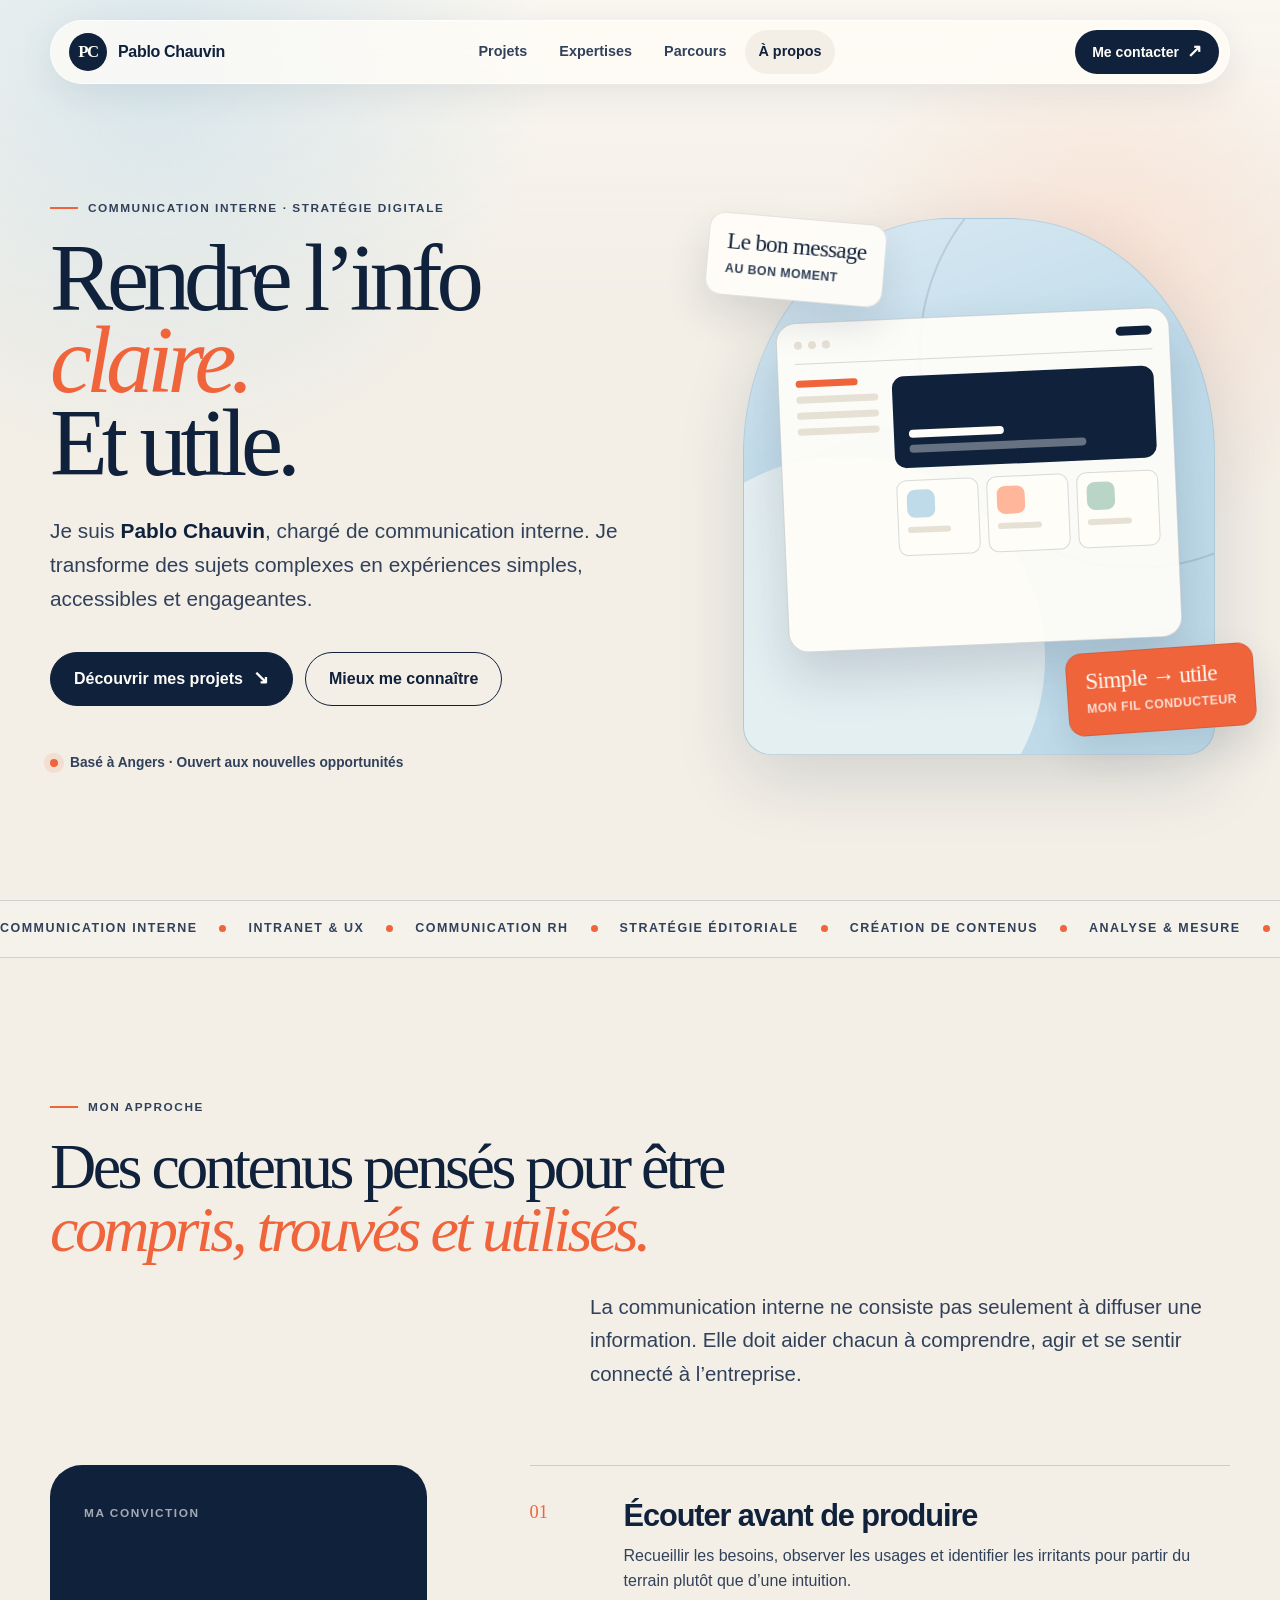
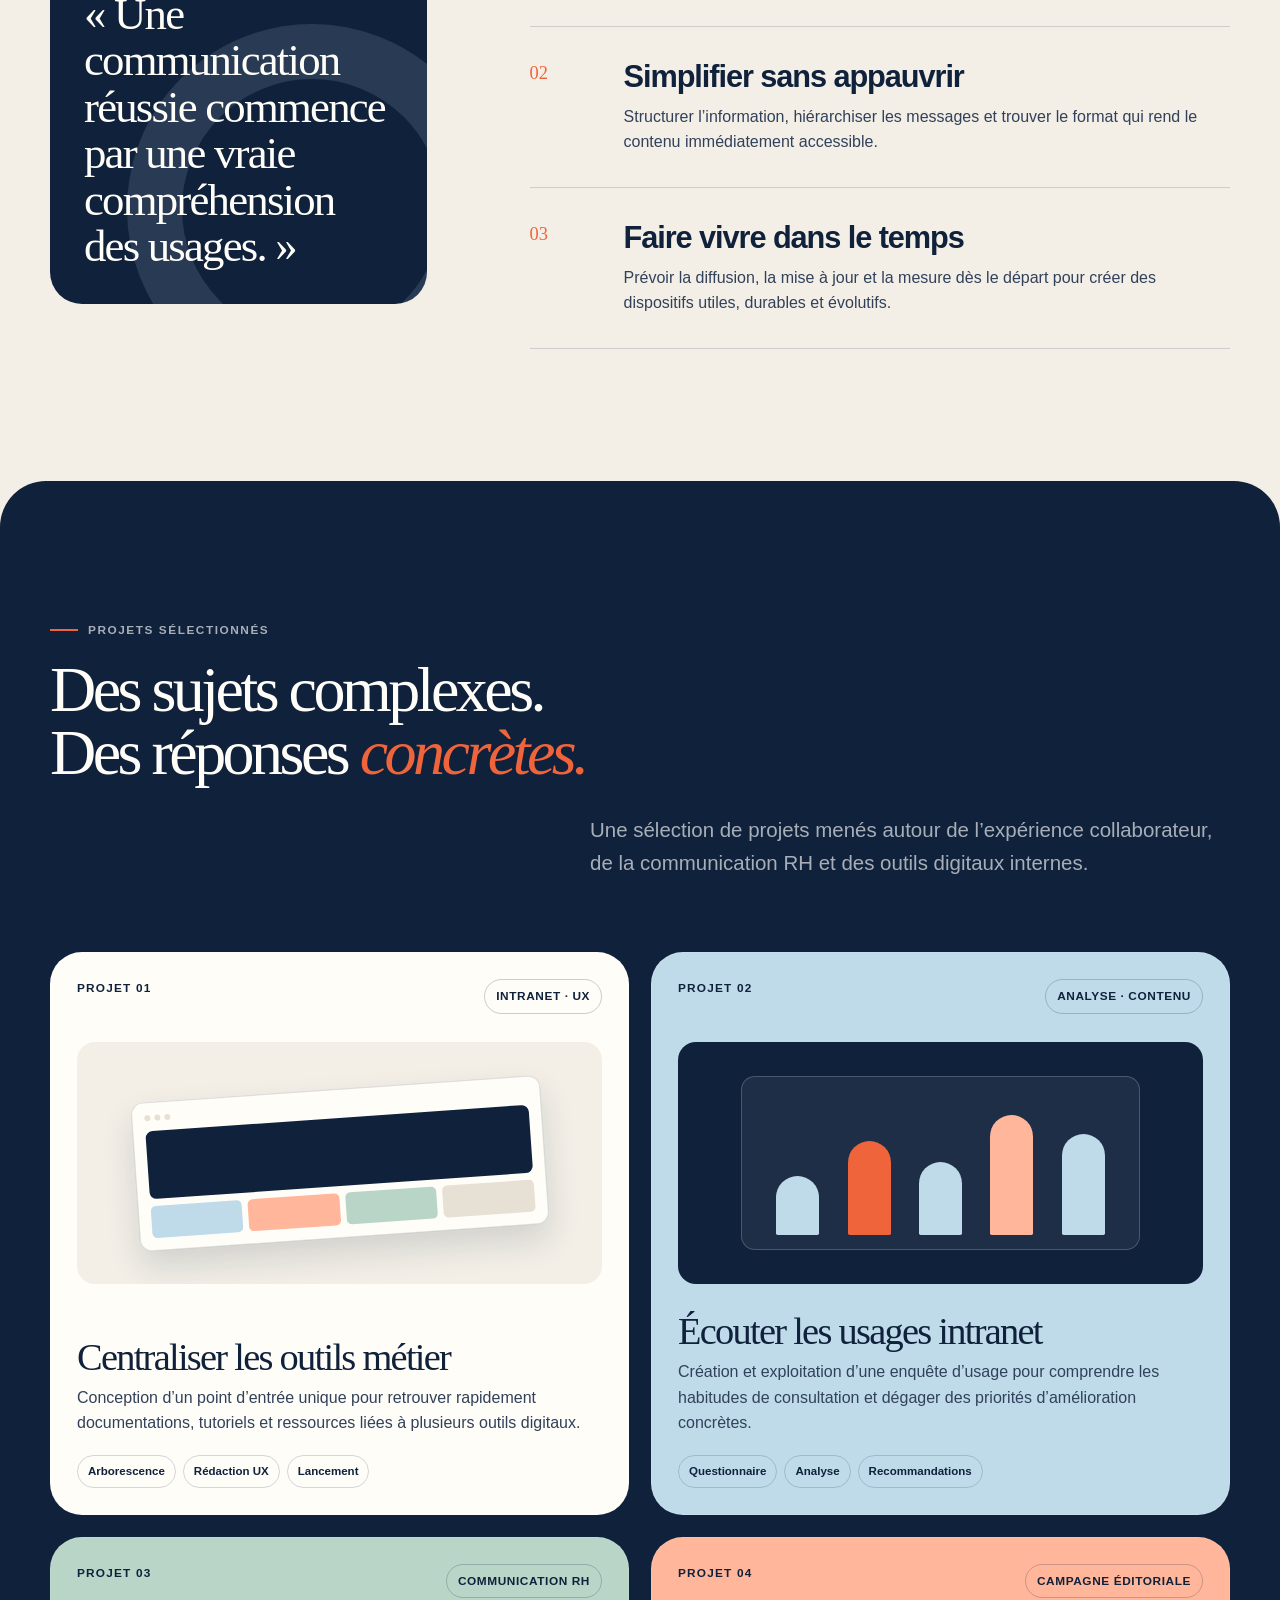
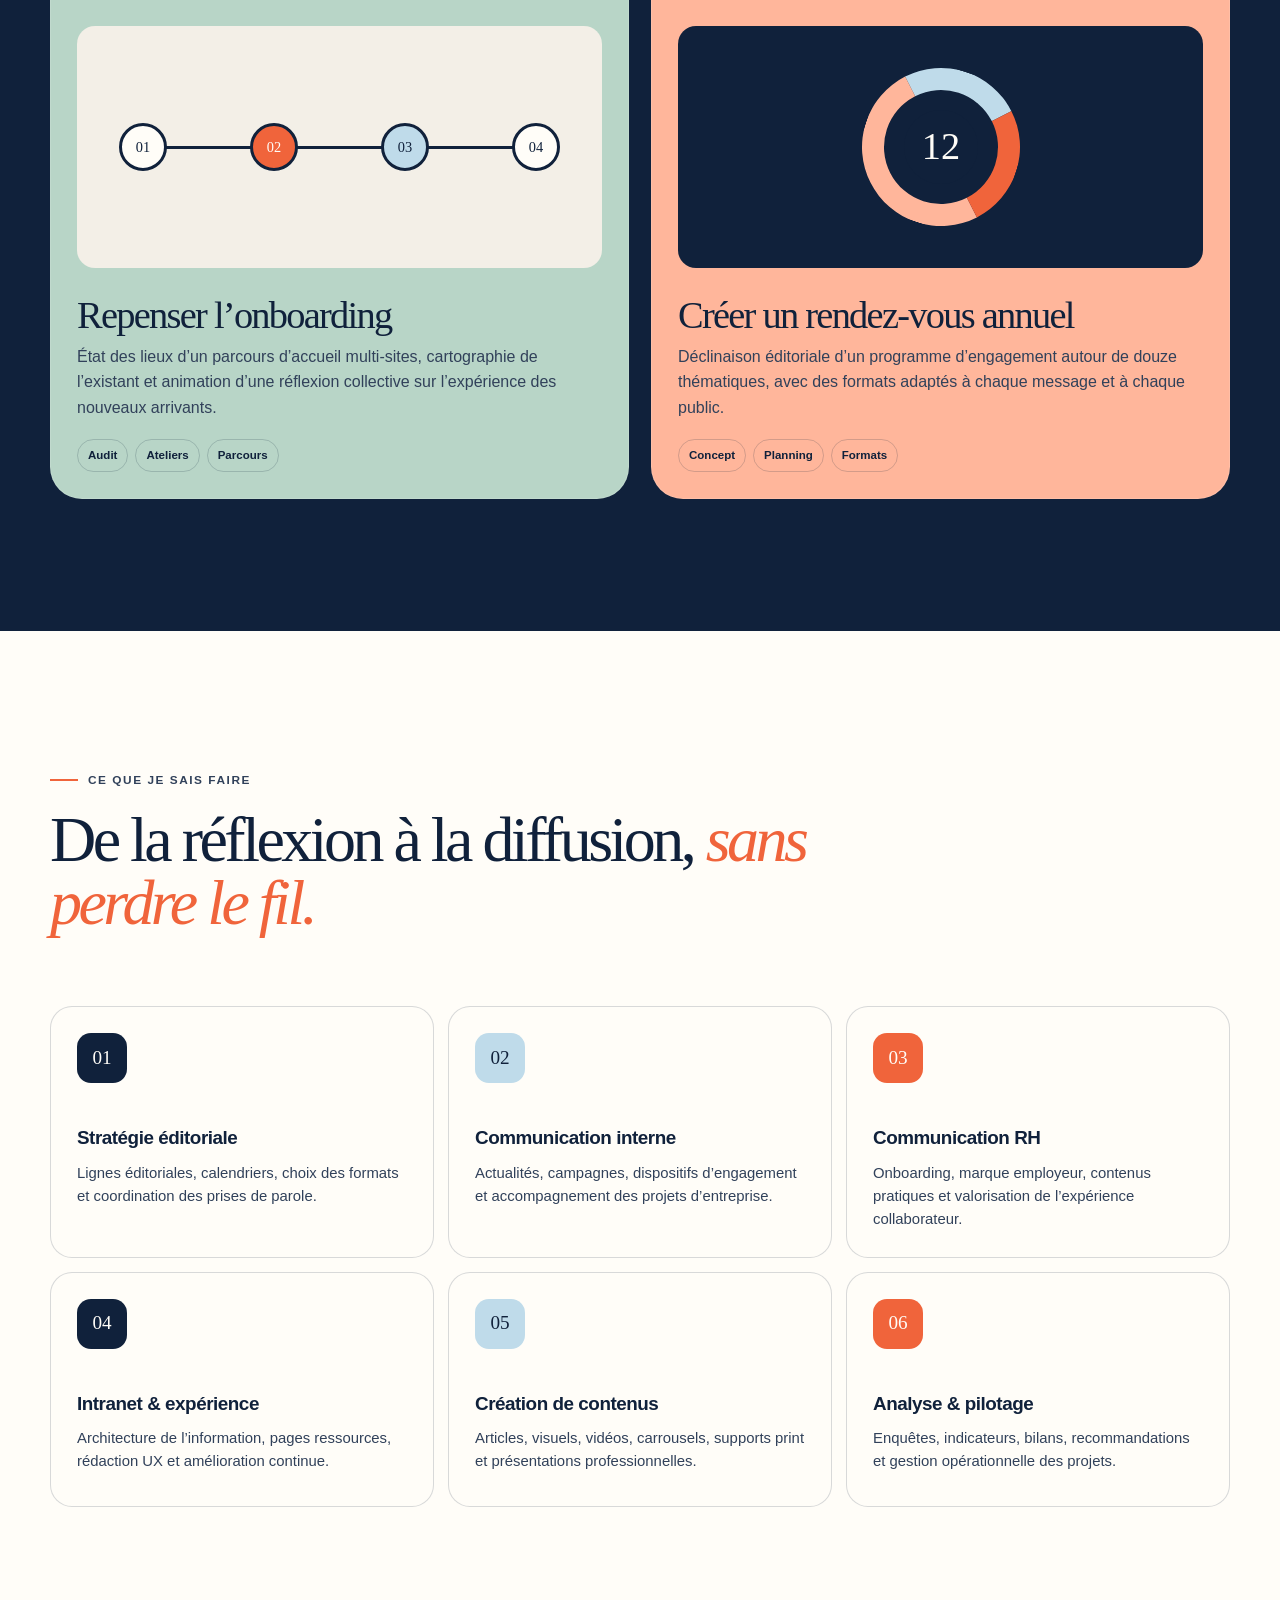
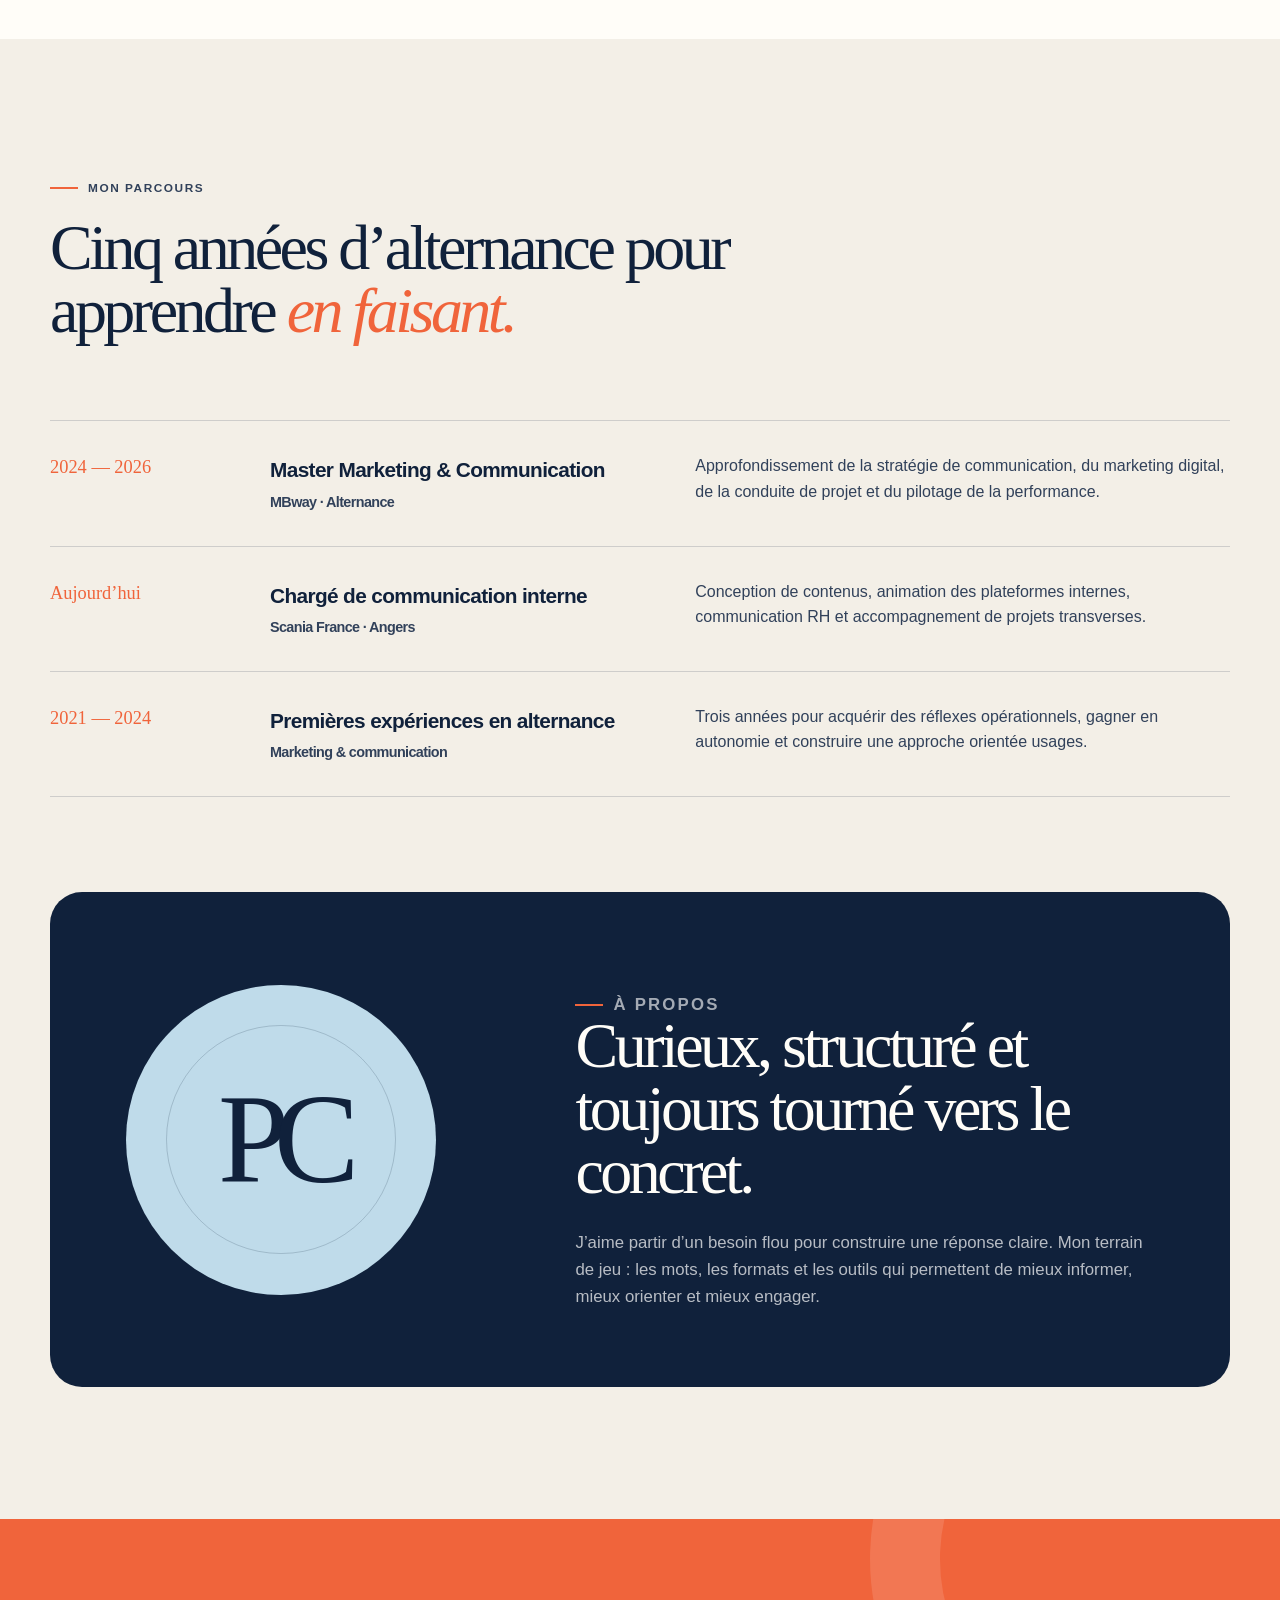
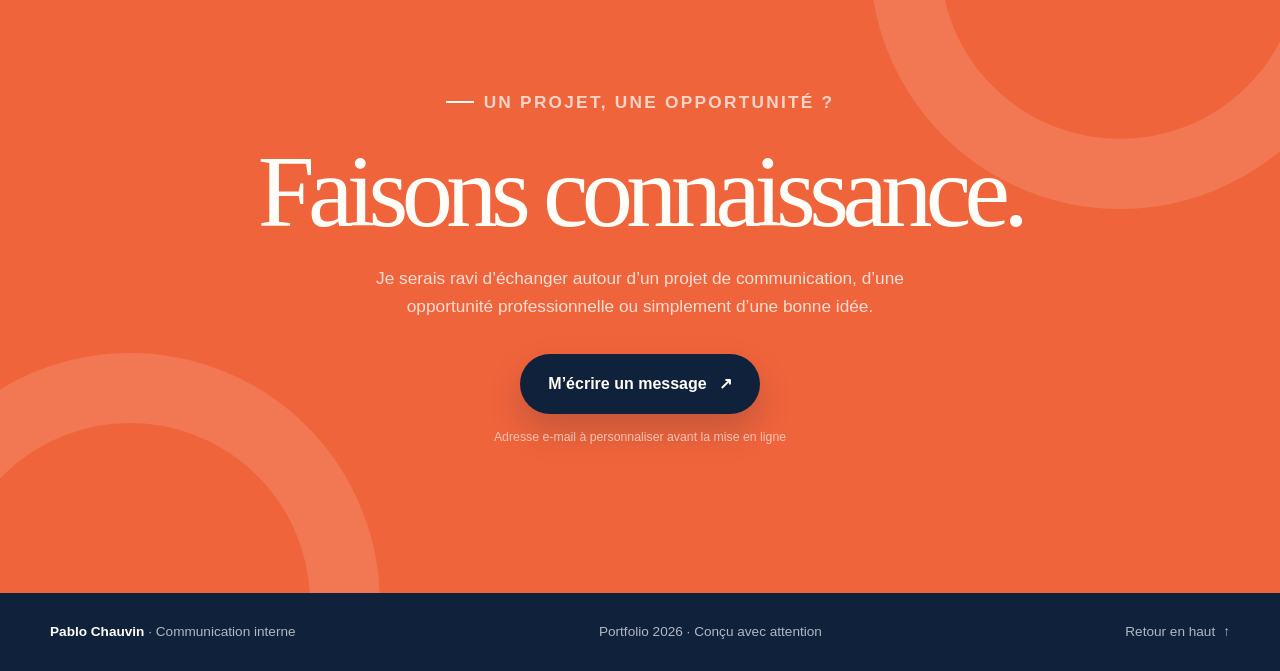
<file: index.html>
<!doctype html>
<html lang="fr">
<head>
  <meta charset="utf-8">
  <meta name="viewport" content="width=device-width, initial-scale=1">
  <meta name="description" content="Portfolio de Pablo Chauvin, chargé de communication interne : stratégie éditoriale, intranet, communication RH et contenus digitaux.">
  <meta name="theme-color" content="#10213b">
  <meta property="og:title" content="Pablo Chauvin — Communication interne">
  <meta property="og:description" content="Stratégie éditoriale, intranet, communication RH et contenus digitaux.">
  <meta property="og:type" content="website">
  <link rel="icon" href="data:image/svg+xml,%3Csvg xmlns='http://www.w3.org/2000/svg' viewBox='0 0 64 64'%3E%3Crect width='64' height='64' rx='32' fill='%2310213b'/%3E%3Ctext x='32' y='40' text-anchor='middle' font-family='Georgia' font-size='22' fill='%23fffdf8'%3EPC%3C/text%3E%3C/svg%3E">
  <title>Pablo Chauvin — Communication interne</title>
  <style>
    :root {
      --ink: #10213b;
      --ink-soft: #31415a;
      --paper: #f3efe7;
      --paper-deep: #e7e0d5;
      --white: #fffdf8;
      --accent: #f0643b;
      --accent-light: #ffb69b;
      --sky: #bfdbea;
      --mint: #b8d5c7;
      --line: rgba(16, 33, 59, .16);
      --shadow: 0 24px 70px rgba(16, 33, 59, .14);
      --radius-lg: 32px;
      --radius-md: 22px;
      --radius-sm: 14px;
      --page: min(1180px, calc(100vw - 48px));
    }

    * {
      box-sizing: border-box;
    }

    html {
      scroll-behavior: smooth;
      scroll-padding-top: 100px;
    }

    body {
      margin: 0;
      color: var(--ink);
      background: var(--paper);
      font-family: Inter, Avenir, "Segoe UI", Helvetica, Arial, sans-serif;
      font-size: 16px;
      line-height: 1.6;
      overflow-x: hidden;
    }

    body::before {
      position: fixed;
      inset: 0;
      z-index: -2;
      content: "";
      pointer-events: none;
      background:
        radial-gradient(circle at 12% 8%, rgba(191, 219, 234, .55), transparent 28%),
        radial-gradient(circle at 86% 31%, rgba(255, 182, 155, .28), transparent 22%),
        linear-gradient(180deg, rgba(255, 253, 248, .55), transparent 35%);
    }

    ::selection {
      color: var(--white);
      background: var(--accent);
    }

    a {
      color: inherit;
      text-decoration: none;
    }

    button,
    input,
    textarea {
      font: inherit;
    }

    button,
    a {
      -webkit-tap-highlight-color: transparent;
    }

    :focus-visible {
      outline: 3px solid var(--accent);
      outline-offset: 4px;
    }

    .skip-link {
      position: fixed;
      top: 12px;
      left: 12px;
      z-index: 100;
      padding: 10px 16px;
      border-radius: 999px;
      color: var(--white);
      background: var(--ink);
      transform: translateY(-150%);
      transition: transform .2s ease;
    }

    .skip-link:focus {
      transform: translateY(0);
    }

    .progress {
      position: fixed;
      top: 0;
      left: 0;
      z-index: 90;
      width: 0;
      height: 3px;
      background: var(--accent);
    }

    .page {
      width: var(--page);
      margin-inline: auto;
    }

    .eyebrow {
      display: inline-flex;
      align-items: center;
      gap: 10px;
      margin: 0 0 22px;
      color: var(--ink-soft);
      font-size: .74rem;
      font-weight: 760;
      letter-spacing: .13em;
      line-height: 1.2;
      text-transform: uppercase;
    }

    .eyebrow::before {
      width: 28px;
      height: 2px;
      content: "";
      background: var(--accent);
    }

    .section-title {
      max-width: 820px;
      margin: 0;
      font-family: Georgia, "Times New Roman", serif;
      font-size: clamp(2.55rem, 5vw, 5.3rem);
      font-weight: 400;
      letter-spacing: -.055em;
      line-height: .98;
    }

    .section-title em,
    .hero h1 em {
      color: var(--accent);
      font-weight: 400;
    }

    .section-lead {
      max-width: 640px;
      margin: 28px 0 0 auto;
      color: var(--ink-soft);
      font-size: clamp(1.05rem, 1.7vw, 1.28rem);
      line-height: 1.65;
    }

    .site-header {
      position: fixed;
      top: 20px;
      right: 0;
      left: 0;
      z-index: 80;
      width: var(--page);
      margin: auto;
    }

    .nav-shell {
      display: flex;
      align-items: center;
      justify-content: space-between;
      min-height: 64px;
      padding: 8px 10px 8px 18px;
      border: 1px solid rgba(255, 255, 255, .6);
      border-radius: 999px;
      background: rgba(255, 253, 248, .76);
      box-shadow: 0 10px 36px rgba(16, 33, 59, .08);
      backdrop-filter: blur(18px);
    }

    .brand {
      display: inline-flex;
      align-items: center;
      gap: 11px;
      font-weight: 760;
      letter-spacing: -.02em;
    }

    .brand-mark {
      display: grid;
      width: 38px;
      height: 38px;
      border-radius: 50%;
      color: var(--white);
      background: var(--ink);
      place-items: center;
      font-family: Georgia, "Times New Roman", serif;
      font-size: 1.05rem;
      letter-spacing: -.08em;
    }

    .nav-links {
      display: flex;
      align-items: center;
      gap: 6px;
      margin: 0;
      padding: 0;
      list-style: none;
    }

    .nav-links a {
      display: block;
      padding: 10px 13px;
      border-radius: 999px;
      color: var(--ink-soft);
      font-size: .9rem;
      font-weight: 650;
      transition: color .2s ease, background .2s ease;
    }

    .nav-links a:hover,
    .nav-links a[aria-current="true"] {
      color: var(--ink);
      background: var(--paper);
    }

    .nav-cta {
      display: inline-flex;
      align-items: center;
      gap: 8px;
      padding: 11px 17px;
      border-radius: 999px;
      color: var(--white);
      background: var(--ink);
      font-size: .88rem;
      font-weight: 720;
      transition: transform .2s ease, background .2s ease;
    }

    .nav-cta:hover {
      background: var(--accent);
      transform: translateY(-2px);
    }

    .nav-cta span {
      font-size: 1.12rem;
      line-height: 1;
    }

    .menu-toggle {
      display: none;
      width: 44px;
      height: 44px;
      padding: 0;
      border: 0;
      border-radius: 50%;
      color: var(--white);
      background: var(--ink);
      cursor: pointer;
    }

    .menu-toggle span,
    .menu-toggle::before,
    .menu-toggle::after {
      display: block;
      width: 18px;
      height: 2px;
      margin: 4px auto;
      content: "";
      background: currentColor;
      transition: transform .2s ease, opacity .2s ease;
    }

    .hero {
      display: grid;
      min-height: 100svh;
      padding: 152px 0 74px;
      align-items: center;
    }

    .hero-grid {
      display: grid;
      grid-template-columns: minmax(0, 1.06fr) minmax(390px, .94fr);
      gap: clamp(42px, 7vw, 100px);
      align-items: center;
    }

    .hero h1 {
      max-width: 760px;
      margin: 0;
      font-family: Georgia, "Times New Roman", serif;
      font-size: clamp(4rem, 7.4vw, 7.5rem);
      font-weight: 400;
      letter-spacing: -.065em;
      line-height: .87;
    }

    .hero-copy {
      max-width: 610px;
      margin: 30px 0 0;
      color: var(--ink-soft);
      font-size: clamp(1.08rem, 1.8vw, 1.3rem);
      line-height: 1.63;
    }

    .hero-copy strong {
      color: var(--ink);
    }

    .hero-actions {
      display: flex;
      flex-wrap: wrap;
      gap: 12px;
      margin-top: 36px;
    }

    .button {
      display: inline-flex;
      min-height: 54px;
      padding: 0 23px;
      border: 1px solid var(--ink);
      border-radius: 999px;
      align-items: center;
      justify-content: center;
      gap: 10px;
      font-weight: 720;
      transition: transform .2s ease, color .2s ease, background .2s ease;
    }

    .button:hover {
      transform: translateY(-3px);
    }

    .button-primary {
      color: var(--white);
      background: var(--ink);
    }

    .button-primary:hover {
      border-color: var(--accent);
      background: var(--accent);
    }

    .button-ghost:hover {
      color: var(--white);
      background: var(--ink);
    }

    .button .arrow {
      font-size: 1.2rem;
      transition: transform .2s ease;
    }

    .button:hover .arrow {
      transform: translate(3px, -2px);
    }

    .hero-visual {
      position: relative;
      min-height: 590px;
    }

    .portrait-card {
      position: absolute;
      inset: 4% 3% 5% 5%;
      overflow: hidden;
      border: 1px solid rgba(16, 33, 59, .1);
      border-radius: 44% 44% 28px 28px;
      background:
        linear-gradient(160deg, rgba(255,255,255,.42), transparent 44%),
        var(--sky);
      box-shadow: var(--shadow);
    }

    .portrait-card::before {
      position: absolute;
      top: -16%;
      right: -30%;
      width: 92%;
      aspect-ratio: 1;
      border: 2px solid rgba(16, 33, 59, .12);
      border-radius: 50%;
      content: "";
    }

    .portrait-card::after {
      position: absolute;
      bottom: -20%;
      left: -22%;
      width: 86%;
      aspect-ratio: 1;
      border-radius: 50%;
      content: "";
      background: rgba(255, 253, 248, .58);
    }

    .screen {
      position: absolute;
      z-index: 2;
      top: 18%;
      right: 8%;
      left: 8%;
      min-height: 330px;
      padding: 17px;
      border: 1px solid rgba(16, 33, 59, .18);
      border-radius: 20px;
      background: rgba(255, 253, 248, .92);
      box-shadow: 0 25px 50px rgba(16, 33, 59, .16);
      transform: rotate(-2.5deg);
    }

    .screen-top {
      display: flex;
      align-items: center;
      gap: 6px;
      padding-bottom: 14px;
      border-bottom: 1px solid var(--line);
    }

    .screen-dot {
      width: 8px;
      height: 8px;
      border-radius: 50%;
      background: var(--paper-deep);
    }

    .screen-logo {
      width: 36px;
      height: 9px;
      margin-left: auto;
      border-radius: 99px;
      background: var(--ink);
    }

    .screen-layout {
      display: grid;
      grid-template-columns: 82px 1fr;
      gap: 14px;
      padding-top: 16px;
    }

    .screen-nav {
      display: grid;
      align-content: start;
      gap: 9px;
    }

    .screen-line {
      height: 7px;
      border-radius: 99px;
      background: var(--paper-deep);
    }

    .screen-line.active {
      width: 75%;
      background: var(--accent);
    }

    .screen-content {
      display: grid;
      gap: 12px;
    }

    .screen-banner {
      display: flex;
      min-height: 92px;
      padding: 15px;
      border-radius: 12px;
      color: var(--white);
      background: var(--ink);
      align-items: flex-end;
    }

    .screen-banner-lines {
      display: grid;
      width: 76%;
      gap: 7px;
    }

    .screen-banner-lines span {
      height: 8px;
      border-radius: 99px;
      background: rgba(255,255,255,.36);
    }

    .screen-banner-lines span:first-child {
      width: 54%;
      background: var(--white);
    }

    .screen-cards {
      display: grid;
      grid-template-columns: repeat(3, 1fr);
      gap: 8px;
    }

    .screen-card {
      min-height: 76px;
      padding: 9px;
      border: 1px solid var(--line);
      border-radius: 10px;
      background: var(--white);
    }

    .screen-card::before {
      display: block;
      width: 28px;
      height: 28px;
      margin-bottom: 9px;
      border-radius: 8px;
      content: "";
      background: var(--sky);
    }

    .screen-card:nth-child(2)::before {
      background: var(--accent-light);
    }

    .screen-card:nth-child(3)::before {
      background: var(--mint);
    }

    .screen-card::after {
      display: block;
      width: 70%;
      height: 6px;
      border-radius: 99px;
      content: "";
      background: var(--paper-deep);
    }

    .float-card {
      position: absolute;
      z-index: 5;
      padding: 15px 18px;
      border: 1px solid rgba(16, 33, 59, .12);
      border-radius: 16px;
      background: rgba(255, 253, 248, .92);
      box-shadow: 0 18px 40px rgba(16, 33, 59, .12);
      backdrop-filter: blur(12px);
    }

    .float-card strong {
      display: block;
      font-family: Georgia, "Times New Roman", serif;
      font-size: 1.45rem;
      font-weight: 400;
      letter-spacing: -.03em;
      line-height: 1.1;
    }

    .float-card span {
      color: var(--ink-soft);
      font-size: .77rem;
      font-weight: 700;
      letter-spacing: .04em;
      text-transform: uppercase;
    }

    .float-card.one {
      top: 4%;
      left: -2%;
      transform: rotate(5deg);
    }

    .float-card.two {
      right: -5%;
      bottom: 9%;
      color: var(--white);
      background: var(--accent);
      transform: rotate(-4deg);
    }

    .float-card.two span {
      color: rgba(255,255,255,.78);
    }

    .hero-note {
      display: flex;
      margin-top: 46px;
      align-items: center;
      gap: 12px;
      color: var(--ink-soft);
      font-size: .86rem;
      font-weight: 650;
    }

    .hero-note::before {
      width: 8px;
      height: 8px;
      border-radius: 50%;
      content: "";
      background: var(--accent);
      box-shadow: 0 0 0 6px rgba(240, 100, 59, .12);
    }

    .ticker {
      overflow: hidden;
      border-block: 1px solid var(--line);
      background: rgba(255,255,255,.18);
    }

    .ticker-track {
      display: flex;
      width: max-content;
      padding: 18px 0;
      align-items: center;
      animation: ticker 28s linear infinite;
    }

    .ticker-item {
      display: flex;
      align-items: center;
      gap: 22px;
      padding-right: 22px;
      color: var(--ink-soft);
      font-size: .78rem;
      font-weight: 760;
      letter-spacing: .12em;
      text-transform: uppercase;
      white-space: nowrap;
    }

    .ticker-item::after {
      width: 7px;
      height: 7px;
      border-radius: 50%;
      content: "";
      background: var(--accent);
    }

    @keyframes ticker {
      to { transform: translateX(-50%); }
    }

    section {
      padding: 132px 0;
    }

    .about-grid {
      display: grid;
      grid-template-columns: minmax(280px, .7fr) 1.3fr;
      gap: clamp(50px, 8vw, 120px);
      margin-top: 74px;
    }

    .about-sticky {
      align-self: start;
    }

    .about-card {
      position: relative;
      overflow: hidden;
      min-height: 360px;
      padding: 34px;
      border-radius: var(--radius-lg);
      color: var(--white);
      background: var(--ink);
    }

    .about-card::after {
      position: absolute;
      right: -70px;
      bottom: -90px;
      width: 260px;
      height: 260px;
      border: 55px solid rgba(191, 219, 234, .14);
      border-radius: 50%;
      content: "";
    }

    .about-card .mini-label {
      color: rgba(255,255,255,.62);
      font-size: .74rem;
      font-weight: 750;
      letter-spacing: .13em;
      text-transform: uppercase;
    }

    .about-card blockquote {
      position: relative;
      z-index: 1;
      margin: 66px 0 0;
      font-family: Georgia, "Times New Roman", serif;
      font-size: clamp(2rem, 3.5vw, 3.3rem);
      font-weight: 400;
      letter-spacing: -.04em;
      line-height: 1.04;
    }

    .principles {
      display: grid;
      gap: 0;
    }

    .principle {
      display: grid;
      grid-template-columns: 70px 1fr;
      gap: 24px;
      padding: 32px 0;
      border-top: 1px solid var(--line);
    }

    .principle:last-child {
      border-bottom: 1px solid var(--line);
    }

    .principle-number {
      color: var(--accent);
      font-family: Georgia, "Times New Roman", serif;
      font-size: 1.15rem;
    }

    .principle h3 {
      margin: 0 0 8px;
      font-size: clamp(1.35rem, 2.4vw, 2rem);
      letter-spacing: -.035em;
      line-height: 1.2;
    }

    .principle p {
      max-width: 660px;
      margin: 0;
      color: var(--ink-soft);
    }

    .projects-section {
      border-radius: 46px 46px 0 0;
      color: var(--white);
      background: var(--ink);
    }

    .projects-section .eyebrow,
    .projects-section .section-lead {
      color: rgba(255,255,255,.64);
    }

    .projects-grid {
      display: grid;
      grid-template-columns: repeat(2, minmax(0, 1fr));
      gap: 22px;
      margin-top: 72px;
    }

    .project-card {
      position: relative;
      display: flex;
      overflow: hidden;
      min-height: 560px;
      padding: 26px;
      border: 1px solid rgba(255,255,255,.12);
      border-radius: var(--radius-lg);
      color: var(--ink);
      background: var(--white);
      flex-direction: column;
      transition: transform .35s ease, box-shadow .35s ease;
    }

    .project-card:hover {
      z-index: 2;
      box-shadow: 0 28px 70px rgba(0,0,0,.24);
      transform: translateY(-8px);
    }

    .project-card:nth-child(2),
    .project-card:nth-child(3) {
      background: var(--sky);
    }

    .project-card:nth-child(3) {
      background: var(--mint);
    }

    .project-card:nth-child(4) {
      background: var(--accent-light);
    }

    .project-top {
      display: flex;
      align-items: flex-start;
      justify-content: space-between;
      gap: 20px;
    }

    .project-index,
    .project-type {
      font-size: .74rem;
      font-weight: 760;
      letter-spacing: .1em;
      text-transform: uppercase;
    }

    .project-type {
      padding: 7px 11px;
      border: 1px solid rgba(16, 33, 59, .22);
      border-radius: 999px;
      letter-spacing: .05em;
    }

    .project-visual {
      position: relative;
      display: grid;
      overflow: hidden;
      height: 242px;
      margin: 28px 0;
      border-radius: 18px;
      background: var(--paper);
      place-items: center;
    }

    .project-visual.intranet {
      background: var(--paper);
    }

    .mini-browser {
      width: 78%;
      padding: 12px;
      border: 1px solid rgba(16, 33, 59, .15);
      border-radius: 12px;
      background: var(--white);
      box-shadow: 0 16px 32px rgba(16,33,59,.14);
      transform: rotate(-4deg);
    }

    .mini-browser-bar {
      display: flex;
      gap: 4px;
      margin-bottom: 10px;
    }

    .mini-browser-bar i {
      width: 6px;
      height: 6px;
      border-radius: 50%;
      background: var(--paper-deep);
    }

    .mini-hero {
      height: 68px;
      border-radius: 7px;
      background: var(--ink);
    }

    .mini-blocks {
      display: grid;
      grid-template-columns: repeat(4, 1fr);
      gap: 6px;
      margin-top: 7px;
    }

    .mini-blocks span {
      height: 32px;
      border-radius: 5px;
      background: var(--sky);
    }

    .mini-blocks span:nth-child(2) { background: var(--accent-light); }
    .mini-blocks span:nth-child(3) { background: var(--mint); }
    .mini-blocks span:nth-child(4) { background: var(--paper-deep); }

    .project-visual.survey {
      background: var(--ink);
    }

    .chart-wrap {
      display: flex;
      width: 76%;
      height: 72%;
      padding: 18px 20px 14px;
      border: 1px solid rgba(255,255,255,.2);
      border-radius: 14px;
      align-items: flex-end;
      justify-content: space-around;
      background: rgba(255,255,255,.06);
    }

    .chart-wrap span {
      width: 12%;
      border-radius: 99px 99px 8px 8px;
      background: var(--sky);
      animation: bars 3s ease-in-out infinite alternate;
      transform-origin: bottom;
    }

    .chart-wrap span:nth-child(1) { height: 42%; }
    .chart-wrap span:nth-child(2) { height: 67%; animation-delay: -.7s; background: var(--accent); }
    .chart-wrap span:nth-child(3) { height: 52%; animation-delay: -1.5s; }
    .chart-wrap span:nth-child(4) { height: 86%; animation-delay: -2.1s; background: var(--accent-light); }
    .chart-wrap span:nth-child(5) { height: 72%; animation-delay: -.4s; }

    @keyframes bars {
      to { transform: scaleY(.82); }
    }

    .project-visual.onboarding {
      background: var(--paper);
    }

    .journey {
      position: relative;
      display: flex;
      width: 84%;
      align-items: center;
      justify-content: space-between;
    }

    .journey::before {
      position: absolute;
      right: 9%;
      left: 9%;
      height: 3px;
      content: "";
      background: var(--ink);
    }

    .journey span {
      position: relative;
      display: grid;
      width: 48px;
      height: 48px;
      border: 3px solid var(--ink);
      border-radius: 50%;
      background: var(--white);
      place-items: center;
      font-family: Georgia, serif;
      font-size: .9rem;
    }

    .journey span:nth-child(2) {
      color: var(--white);
      background: var(--accent);
    }

    .journey span:nth-child(3) {
      background: var(--sky);
    }

    .project-visual.campaign {
      background: var(--ink);
    }

    .campaign-wheel {
      position: relative;
      width: 158px;
      height: 158px;
      border: 22px solid var(--accent-light);
      border-top-color: var(--sky);
      border-right-color: var(--accent);
      border-radius: 50%;
      transform: rotate(18deg);
    }

    .campaign-wheel::after {
      position: absolute;
      inset: 20px;
      display: grid;
      border-radius: 50%;
      color: var(--white);
      content: "12";
      background: var(--ink);
      place-items: center;
      font-family: Georgia, serif;
      font-size: 2.4rem;
      transform: rotate(-18deg);
    }

    .project-card h3 {
      margin: auto 0 8px;
      font-family: Georgia, "Times New Roman", serif;
      font-size: clamp(2rem, 3vw, 3.1rem);
      font-weight: 400;
      letter-spacing: -.045em;
      line-height: 1.02;
    }

    .project-card p {
      margin: 0;
      color: var(--ink-soft);
    }

    .project-tags {
      display: flex;
      flex-wrap: wrap;
      gap: 7px;
      margin-top: 19px;
    }

    .project-tags span {
      padding: 6px 10px;
      border: 1px solid rgba(16, 33, 59, .18);
      border-radius: 999px;
      font-size: .72rem;
      font-weight: 700;
    }

    .expertise-section {
      background: var(--white);
    }

    .expertise-grid {
      display: grid;
      grid-template-columns: repeat(3, 1fr);
      gap: 14px;
      margin-top: 72px;
    }

    .expertise-card {
      min-height: 235px;
      padding: 26px;
      border: 1px solid var(--line);
      border-radius: var(--radius-md);
      background: var(--white);
      transition: border-color .25s ease, background .25s ease, transform .25s ease;
    }

    .expertise-card:hover {
      border-color: transparent;
      background: var(--paper);
      transform: translateY(-5px);
    }

    .expertise-icon {
      display: grid;
      width: 50px;
      height: 50px;
      margin-bottom: 40px;
      border-radius: 14px;
      color: var(--white);
      background: var(--ink);
      place-items: center;
      font-family: Georgia, serif;
      font-size: 1.2rem;
    }

    .expertise-card:nth-child(2) .expertise-icon,
    .expertise-card:nth-child(5) .expertise-icon {
      color: var(--ink);
      background: var(--sky);
    }

    .expertise-card:nth-child(3) .expertise-icon,
    .expertise-card:nth-child(6) .expertise-icon {
      background: var(--accent);
    }

    .expertise-card h3 {
      margin: 0 0 8px;
      font-size: 1.18rem;
      letter-spacing: -.025em;
    }

    .expertise-card p {
      margin: 0;
      color: var(--ink-soft);
      font-size: .93rem;
      line-height: 1.55;
    }

    .journey-section {
      overflow: hidden;
    }

    .timeline {
      margin-top: 78px;
      border-top: 1px solid var(--line);
    }

    .timeline-row {
      display: grid;
      grid-template-columns: 190px minmax(220px, .85fr) 1.15fr;
      gap: 30px;
      padding: 32px 0;
      border-bottom: 1px solid var(--line);
      align-items: start;
    }

    .timeline-date {
      color: var(--accent);
      font-family: Georgia, serif;
      font-size: 1.15rem;
    }

    .timeline-row h3 {
      margin: 0;
      font-size: 1.3rem;
      letter-spacing: -.03em;
    }

    .timeline-row p {
      margin: 0;
      color: var(--ink-soft);
    }

    .timeline-row .company {
      display: block;
      margin-top: 4px;
      color: var(--ink-soft);
      font-size: .9rem;
    }

    .profile-band {
      display: grid;
      grid-template-columns: .75fr 1.25fr;
      gap: clamp(45px, 8vw, 120px);
      margin-top: 95px;
      padding: clamp(38px, 6vw, 76px);
      border-radius: var(--radius-lg);
      color: var(--white);
      background: var(--ink);
      align-items: center;
    }

    .profile-monogram {
      position: relative;
      display: grid;
      overflow: hidden;
      width: 100%;
      max-width: 310px;
      aspect-ratio: 1;
      border-radius: 50%;
      color: var(--ink);
      background: var(--sky);
      place-items: center;
      font-family: Georgia, serif;
      font-size: clamp(5rem, 10vw, 9rem);
      letter-spacing: -.12em;
    }

    .profile-monogram::after {
      position: absolute;
      inset: 13%;
      border: 1px solid rgba(16,33,59,.18);
      border-radius: 50%;
      content: "";
    }

    .profile-copy .eyebrow {
      color: rgba(255,255,255,.62);
    }

    .profile-copy h2 {
      max-width: 700px;
      margin: 0;
      font-family: Georgia, serif;
      font-size: clamp(2.5rem, 5vw, 5rem);
      font-weight: 400;
      letter-spacing: -.055em;
      line-height: .98;
    }

    .profile-copy p {
      max-width: 630px;
      margin: 27px 0 0;
      color: rgba(255,255,255,.7);
      font-size: 1.05rem;
    }

    .contact-section {
      position: relative;
      overflow: hidden;
      padding: 145px 0;
      background: var(--accent);
    }

    .contact-section::before,
    .contact-section::after {
      position: absolute;
      width: 360px;
      height: 360px;
      border: 70px solid rgba(255,255,255,.12);
      border-radius: 50%;
      content: "";
    }

    .contact-section::before {
      top: -210px;
      right: -90px;
    }

    .contact-section::after {
      bottom: -260px;
      left: -120px;
    }

    .contact-inner {
      position: relative;
      z-index: 1;
      text-align: center;
    }

    .contact-inner .eyebrow {
      color: rgba(255,255,255,.72);
    }

    .contact-inner .eyebrow::before {
      background: var(--white);
    }

    .contact-inner h2 {
      max-width: 900px;
      margin: 0 auto;
      color: var(--white);
      font-family: Georgia, serif;
      font-size: clamp(3.8rem, 8vw, 8rem);
      font-weight: 400;
      letter-spacing: -.065em;
      line-height: .88;
    }

    .contact-inner p {
      max-width: 570px;
      margin: 28px auto 34px;
      color: rgba(255,255,255,.78);
      font-size: 1.08rem;
    }

    .contact-button {
      display: inline-flex;
      min-height: 60px;
      padding: 0 28px;
      border-radius: 999px;
      color: var(--white);
      background: var(--ink);
      align-items: center;
      gap: 12px;
      font-weight: 760;
      box-shadow: 0 16px 34px rgba(16,33,59,.2);
      transition: transform .2s ease, color .2s ease, background .2s ease;
    }

    .contact-button:hover {
      color: var(--ink);
      background: var(--white);
      transform: translateY(-4px);
    }

    .contact-hint {
      display: block;
      margin-top: 14px;
      color: rgba(255,255,255,.62);
      font-size: .77rem;
    }

    footer {
      padding: 28px 0;
      color: rgba(255,255,255,.68);
      background: var(--ink);
    }

    .footer-inner {
      display: flex;
      align-items: center;
      justify-content: space-between;
      gap: 20px;
      font-size: .85rem;
    }

    .footer-name {
      color: var(--white);
      font-weight: 700;
    }

    .back-top {
      display: inline-flex;
      align-items: center;
      gap: 8px;
    }

    .back-top:hover {
      color: var(--white);
    }

    .reveal {
      opacity: 0;
      transform: translateY(28px);
      transition: opacity .8s cubic-bezier(.2,.7,.2,1), transform .8s cubic-bezier(.2,.7,.2,1);
    }

    .reveal.visible {
      opacity: 1;
      transform: translateY(0);
    }

    @media (max-width: 980px) {
      :root {
        --page: min(100% - 36px, 760px);
      }

      .hero {
        min-height: auto;
        padding-top: 142px;
      }

      .hero-grid {
        grid-template-columns: 1fr;
      }

      .hero h1 {
        max-width: 850px;
      }

      .hero-visual {
        min-height: 560px;
      }

      .about-grid {
        grid-template-columns: 1fr;
      }

      .about-sticky {
        position: static;
      }

      .projects-grid,
      .expertise-grid {
        grid-template-columns: repeat(2, minmax(0, 1fr));
      }

      .timeline-row {
        grid-template-columns: 130px 1fr;
      }

      .timeline-row p {
        grid-column: 2;
      }

      .profile-band {
        grid-template-columns: 1fr;
      }

      .profile-monogram {
        max-width: 220px;
      }
    }

    @media (max-width: 760px) {
      :root {
        --page: calc(100vw - 28px);
      }

      .site-header {
        top: 10px;
      }

      .nav-shell {
        position: relative;
        min-height: 58px;
        padding: 7px 7px 7px 14px;
      }

      .nav-links,
      .nav-cta {
        display: none;
      }

      .menu-toggle {
        display: block;
      }

      .nav-shell.menu-open {
        border-radius: 28px;
      }

      .nav-shell.menu-open .nav-links {
        position: absolute;
        top: calc(100% + 8px);
        right: 0;
        left: 0;
        display: grid;
        padding: 12px;
        border: 1px solid rgba(255,255,255,.7);
        border-radius: 22px;
        background: rgba(255,253,248,.96);
        box-shadow: 0 18px 40px rgba(16,33,59,.12);
        backdrop-filter: blur(18px);
      }

      .nav-shell.menu-open .nav-links a {
        padding: 12px 15px;
      }

      .nav-shell.menu-open .menu-toggle span {
        opacity: 0;
      }

      .nav-shell.menu-open .menu-toggle::before {
        transform: translateY(6px) rotate(45deg);
      }

      .nav-shell.menu-open .menu-toggle::after {
        transform: translateY(-6px) rotate(-45deg);
      }

      .brand {
        font-size: .92rem;
      }

      .brand-mark {
        width: 34px;
        height: 34px;
      }

      .hero {
        padding: 120px 0 60px;
      }

      .hero h1 {
        font-size: clamp(3.6rem, 18vw, 5.8rem);
      }

      .hero-copy {
        margin-top: 24px;
      }

      .hero-actions {
        align-items: stretch;
        flex-direction: column;
      }

      .button {
        width: 100%;
      }

      .hero-visual {
        min-height: 470px;
      }

      .portrait-card {
        inset: 2% 1% 4%;
      }

      .screen {
        top: 18%;
        right: 5%;
        left: 5%;
        min-height: 285px;
      }

      .float-card.one {
        left: -1%;
      }

      .float-card.two {
        right: -1%;
      }

      section {
        padding: 92px 0;
      }

      .section-title {
        font-size: clamp(2.65rem, 13vw, 4.4rem);
      }

      .section-lead {
        margin-left: 0;
      }

      .about-grid,
      .projects-grid,
      .expertise-grid {
        margin-top: 50px;
      }

      .projects-section {
        border-radius: 30px 30px 0 0;
      }

      .projects-grid,
      .expertise-grid {
        grid-template-columns: 1fr;
      }

      .project-card {
        min-height: 520px;
      }

      .timeline {
        margin-top: 54px;
      }

      .timeline-row {
        grid-template-columns: 1fr;
        gap: 8px;
      }

      .timeline-row p {
        grid-column: 1;
        margin-top: 8px;
      }

      .profile-band {
        margin-top: 70px;
        padding: 30px;
      }

      .contact-section {
        padding: 100px 0;
      }

      .footer-inner {
        align-items: flex-start;
        flex-direction: column;
      }
    }

    @media (max-width: 420px) {
      .hero-visual {
        min-height: 430px;
      }

      .screen-layout {
        grid-template-columns: 58px 1fr;
      }

      .float-card {
        padding: 12px 14px;
      }

      .float-card strong {
        font-size: 1.2rem;
      }

      .project-card {
        padding: 20px;
      }

      .project-type {
        font-size: .65rem;
      }

      .principle {
        grid-template-columns: 42px 1fr;
        gap: 12px;
      }
    }

    @media (prefers-reduced-motion: reduce) {
      html { scroll-behavior: auto; }
      *, *::before, *::after {
        scroll-behavior: auto !important;
        animation-duration: .01ms !important;
        animation-iteration-count: 1 !important;
        transition-duration: .01ms !important;
      }
      .reveal {
        opacity: 1;
        transform: none;
      }
    }
  </style>
  <noscript><style>.reveal { opacity: 1; transform: none; }</style></noscript>
</head>
<body>
  <a class="skip-link" href="#contenu">Aller au contenu</a>
  <div class="progress" aria-hidden="true"></div>

  <header class="site-header">
    <nav class="nav-shell" aria-label="Navigation principale">
      <a class="brand" href="#accueil" aria-label="Pablo Chauvin, retour à l'accueil">
        <span class="brand-mark" aria-hidden="true">PC</span>
        <span>Pablo Chauvin</span>
      </a>
      <ul class="nav-links">
        <li><a href="#projets">Projets</a></li>
        <li><a href="#expertises">Expertises</a></li>
        <li><a href="#parcours">Parcours</a></li>
        <li><a href="#apropos">À propos</a></li>
      </ul>
      <a class="nav-cta" href="#contact">Me contacter <span aria-hidden="true">↗</span></a>
      <button class="menu-toggle" type="button" aria-label="Ouvrir le menu" aria-expanded="false"><span></span></button>
    </nav>
  </header>

  <main id="contenu">
    <section class="hero" id="accueil">
      <div class="page hero-grid">
        <div>
          <p class="eyebrow reveal">Communication interne · Stratégie digitale</p>
          <h1 class="reveal">Rendre l’info <em>claire.</em><br>Et utile.</h1>
          <p class="hero-copy reveal">Je suis <strong>Pablo Chauvin</strong>, chargé de communication interne. Je transforme des sujets complexes en expériences simples, accessibles et engageantes.</p>
          <div class="hero-actions reveal">
            <a class="button button-primary" href="#projets">Découvrir mes projets <span class="arrow" aria-hidden="true">↘</span></a>
            <a class="button button-ghost" href="#apropos">Mieux me connaître</a>
          </div>
          <p class="hero-note reveal">Basé à Angers · Ouvert aux nouvelles opportunités</p>
        </div>

        <div class="hero-visual reveal" aria-label="Illustration d'une interface de communication interne">
          <div class="portrait-card">
            <div class="screen" aria-hidden="true">
              <div class="screen-top">
                <span class="screen-dot"></span><span class="screen-dot"></span><span class="screen-dot"></span>
                <span class="screen-logo"></span>
              </div>
              <div class="screen-layout">
                <div class="screen-nav">
                  <span class="screen-line active"></span><span class="screen-line"></span><span class="screen-line"></span><span class="screen-line"></span>
                </div>
                <div class="screen-content">
                  <div class="screen-banner"><div class="screen-banner-lines"><span></span><span></span></div></div>
                  <div class="screen-cards"><div class="screen-card"></div><div class="screen-card"></div><div class="screen-card"></div></div>
                </div>
              </div>
            </div>
          </div>
          <div class="float-card one"><strong>Le bon message</strong><span>au bon moment</span></div>
          <div class="float-card two"><strong>Simple → utile</strong><span>mon fil conducteur</span></div>
        </div>
      </div>
    </section>

    <div class="ticker" aria-label="Domaines de compétences">
      <div class="ticker-track">
        <span class="ticker-item">Communication interne</span><span class="ticker-item">Intranet & UX</span><span class="ticker-item">Communication RH</span><span class="ticker-item">Stratégie éditoriale</span><span class="ticker-item">Création de contenus</span><span class="ticker-item">Analyse & mesure</span>
        <span class="ticker-item">Communication interne</span><span class="ticker-item">Intranet & UX</span><span class="ticker-item">Communication RH</span><span class="ticker-item">Stratégie éditoriale</span><span class="ticker-item">Création de contenus</span><span class="ticker-item">Analyse & mesure</span>
      </div>
    </div>

    <section id="approche">
      <div class="page">
        <p class="eyebrow reveal">Mon approche</p>
        <h2 class="section-title reveal">Des contenus pensés pour être <em>compris, trouvés et utilisés.</em></h2>
        <p class="section-lead reveal">La communication interne ne consiste pas seulement à diffuser une information. Elle doit aider chacun à comprendre, agir et se sentir connecté à l’entreprise.</p>

        <div class="about-grid">
          <div class="about-sticky reveal">
            <div class="about-card">
              <span class="mini-label">Ma conviction</span>
              <blockquote>« Une communication réussie commence par une vraie compréhension des usages. »</blockquote>
            </div>
          </div>
          <div class="principles">
            <article class="principle reveal">
              <span class="principle-number">01</span>
              <div><h3>Écouter avant de produire</h3><p>Recueillir les besoins, observer les usages et identifier les irritants pour partir du terrain plutôt que d’une intuition.</p></div>
            </article>
            <article class="principle reveal">
              <span class="principle-number">02</span>
              <div><h3>Simplifier sans appauvrir</h3><p>Structurer l’information, hiérarchiser les messages et trouver le format qui rend le contenu immédiatement accessible.</p></div>
            </article>
            <article class="principle reveal">
              <span class="principle-number">03</span>
              <div><h3>Faire vivre dans le temps</h3><p>Prévoir la diffusion, la mise à jour et la mesure dès le départ pour créer des dispositifs utiles, durables et évolutifs.</p></div>
            </article>
          </div>
        </div>
      </div>
    </section>

    <section class="projects-section" id="projets">
      <div class="page">
        <p class="eyebrow reveal">Projets sélectionnés</p>
        <h2 class="section-title reveal">Des sujets complexes.<br>Des réponses <em>concrètes.</em></h2>
        <p class="section-lead reveal">Une sélection de projets menés autour de l’expérience collaborateur, de la communication RH et des outils digitaux internes.</p>

        <div class="projects-grid">
          <article class="project-card reveal">
            <div class="project-top"><span class="project-index">Projet 01</span><span class="project-type">Intranet · UX</span></div>
            <div class="project-visual intranet" aria-hidden="true">
              <div class="mini-browser"><div class="mini-browser-bar"><i></i><i></i><i></i></div><div class="mini-hero"></div><div class="mini-blocks"><span></span><span></span><span></span><span></span></div></div>
            </div>
            <h3>Centraliser les outils métier</h3>
            <p>Conception d’un point d’entrée unique pour retrouver rapidement documentations, tutoriels et ressources liées à plusieurs outils digitaux.</p>
            <div class="project-tags"><span>Arborescence</span><span>Rédaction UX</span><span>Lancement</span></div>
          </article>

          <article class="project-card reveal">
            <div class="project-top"><span class="project-index">Projet 02</span><span class="project-type">Analyse · Contenu</span></div>
            <div class="project-visual survey" aria-hidden="true"><div class="chart-wrap"><span></span><span></span><span></span><span></span><span></span></div></div>
            <h3>Écouter les usages intranet</h3>
            <p>Création et exploitation d’une enquête d’usage pour comprendre les habitudes de consultation et dégager des priorités d’amélioration concrètes.</p>
            <div class="project-tags"><span>Questionnaire</span><span>Analyse</span><span>Recommandations</span></div>
          </article>

          <article class="project-card reveal">
            <div class="project-top"><span class="project-index">Projet 03</span><span class="project-type">Communication RH</span></div>
            <div class="project-visual onboarding" aria-hidden="true"><div class="journey"><span>01</span><span>02</span><span>03</span><span>04</span></div></div>
            <h3>Repenser l’onboarding</h3>
            <p>État des lieux d’un parcours d’accueil multi-sites, cartographie de l’existant et animation d’une réflexion collective sur l’expérience des nouveaux arrivants.</p>
            <div class="project-tags"><span>Audit</span><span>Ateliers</span><span>Parcours</span></div>
          </article>

          <article class="project-card reveal">
            <div class="project-top"><span class="project-index">Projet 04</span><span class="project-type">Campagne éditoriale</span></div>
            <div class="project-visual campaign" aria-hidden="true"><div class="campaign-wheel"></div></div>
            <h3>Créer un rendez-vous annuel</h3>
            <p>Déclinaison éditoriale d’un programme d’engagement autour de douze thématiques, avec des formats adaptés à chaque message et à chaque public.</p>
            <div class="project-tags"><span>Concept</span><span>Planning</span><span>Formats</span></div>
          </article>
        </div>
      </div>
    </section>

    <section class="expertise-section" id="expertises">
      <div class="page">
        <p class="eyebrow reveal">Ce que je sais faire</p>
        <h2 class="section-title reveal">De la réflexion à la diffusion, <em>sans perdre le fil.</em></h2>
        <div class="expertise-grid">
          <article class="expertise-card reveal"><span class="expertise-icon">01</span><h3>Stratégie éditoriale</h3><p>Lignes éditoriales, calendriers, choix des formats et coordination des prises de parole.</p></article>
          <article class="expertise-card reveal"><span class="expertise-icon">02</span><h3>Communication interne</h3><p>Actualités, campagnes, dispositifs d’engagement et accompagnement des projets d’entreprise.</p></article>
          <article class="expertise-card reveal"><span class="expertise-icon">03</span><h3>Communication RH</h3><p>Onboarding, marque employeur, contenus pratiques et valorisation de l’expérience collaborateur.</p></article>
          <article class="expertise-card reveal"><span class="expertise-icon">04</span><h3>Intranet & expérience</h3><p>Architecture de l’information, pages ressources, rédaction UX et amélioration continue.</p></article>
          <article class="expertise-card reveal"><span class="expertise-icon">05</span><h3>Création de contenus</h3><p>Articles, visuels, vidéos, carrousels, supports print et présentations professionnelles.</p></article>
          <article class="expertise-card reveal"><span class="expertise-icon">06</span><h3>Analyse & pilotage</h3><p>Enquêtes, indicateurs, bilans, recommandations et gestion opérationnelle des projets.</p></article>
        </div>
      </div>
    </section>

    <section class="journey-section" id="parcours">
      <div class="page">
        <p class="eyebrow reveal">Mon parcours</p>
        <h2 class="section-title reveal">Cinq années d’alternance pour apprendre <em>en faisant.</em></h2>
        <div class="timeline">
          <article class="timeline-row reveal"><span class="timeline-date">2024 — 2026</span><h3>Master Marketing & Communication<span class="company">MBway · Alternance</span></h3><p>Approfondissement de la stratégie de communication, du marketing digital, de la conduite de projet et du pilotage de la performance.</p></article>
          <article class="timeline-row reveal"><span class="timeline-date">Aujourd’hui</span><h3>Chargé de communication interne<span class="company">Scania France · Angers</span></h3><p>Conception de contenus, animation des plateformes internes, communication RH et accompagnement de projets transverses.</p></article>
          <article class="timeline-row reveal"><span class="timeline-date">2021 — 2024</span><h3>Premières expériences en alternance<span class="company">Marketing & communication</span></h3><p>Trois années pour acquérir des réflexes opérationnels, gagner en autonomie et construire une approche orientée usages.</p></article>
        </div>

        <div class="profile-band" id="apropos">
          <div class="profile-monogram reveal" aria-label="Initiales de Pablo Chauvin">PC</div>
          <div class="profile-copy reveal">
            <p class="eyebrow">À propos</p>
            <h2>Curieux, structuré et toujours tourné vers le concret.</h2>
            <p>J’aime partir d’un besoin flou pour construire une réponse claire. Mon terrain de jeu : les mots, les formats et les outils qui permettent de mieux informer, mieux orienter et mieux engager.</p>
          </div>
        </div>
      </div>
    </section>

    <section class="contact-section" id="contact">
      <div class="page contact-inner">
        <p class="eyebrow reveal">Un projet, une opportunité ?</p>
        <h2 class="reveal">Faisons connaissance.</h2>
        <p class="reveal">Je serais ravi d’échanger autour d’un projet de communication, d’une opportunité professionnelle ou simplement d’une bonne idée.</p>
        <a class="contact-button reveal" href="mailto:votre.adresse@email.com?subject=Prise%20de%20contact%20-%20Portfolio%20Pablo%20Chauvin">M’écrire un message <span aria-hidden="true">↗</span></a>
        <small class="contact-hint reveal">Adresse e-mail à personnaliser avant la mise en ligne</small>
      </div>
    </section>
  </main>

  <footer>
    <div class="page footer-inner">
      <span><span class="footer-name">Pablo Chauvin</span> · Communication interne</span>
      <span>Portfolio <span id="year">2026</span> · Conçu avec attention</span>
      <a class="back-top" href="#accueil">Retour en haut <span aria-hidden="true">↑</span></a>
    </div>
  </footer>

  <script>
    const progress = document.querySelector('.progress');
    const navShell = document.querySelector('.nav-shell');
    const menuToggle = document.querySelector('.menu-toggle');
    const navLinks = [...document.querySelectorAll('.nav-links a')];
    const sections = navLinks
      .map(link => document.querySelector(link.getAttribute('href')))
      .filter(Boolean);

    function updateProgress() {
      const max = document.documentElement.scrollHeight - innerHeight;
      const ratio = max > 0 ? scrollY / max : 0;
      progress.style.width = `${Math.min(100, Math.max(0, ratio * 100))}%`;
    }

    menuToggle.addEventListener('click', () => {
      const open = navShell.classList.toggle('menu-open');
      menuToggle.setAttribute('aria-expanded', String(open));
      menuToggle.setAttribute('aria-label', open ? 'Fermer le menu' : 'Ouvrir le menu');
    });

    navLinks.forEach(link => link.addEventListener('click', () => {
      navShell.classList.remove('menu-open');
      menuToggle.setAttribute('aria-expanded', 'false');
      menuToggle.setAttribute('aria-label', 'Ouvrir le menu');
    }));

    const revealObserver = new IntersectionObserver(entries => {
      entries.forEach(entry => {
        if (entry.isIntersecting) {
          entry.target.classList.add('visible');
          revealObserver.unobserve(entry.target);
        }
      });
    }, { threshold: .12, rootMargin: '0px 0px -40px' });

    document.querySelectorAll('.reveal').forEach((item, index) => {
      item.style.transitionDelay = `${Math.min((index % 4) * 65, 195)}ms`;
      revealObserver.observe(item);
    });

    const activeObserver = new IntersectionObserver(entries => {
      entries.forEach(entry => {
        if (!entry.isIntersecting) return;
        navLinks.forEach(link => {
          const active = link.getAttribute('href') === `#${entry.target.id}`;
          if (active) link.setAttribute('aria-current', 'true');
          else link.removeAttribute('aria-current');
        });
      });
    }, { rootMargin: '-25% 0px -65%', threshold: 0 });

    sections.forEach(section => activeObserver.observe(section));
    addEventListener('scroll', updateProgress, { passive: true });
    addEventListener('resize', updateProgress);
    updateProgress();
    document.getElementById('year').textContent = new Date().getFullYear();
  </script>
</body>
</html>
</file>
